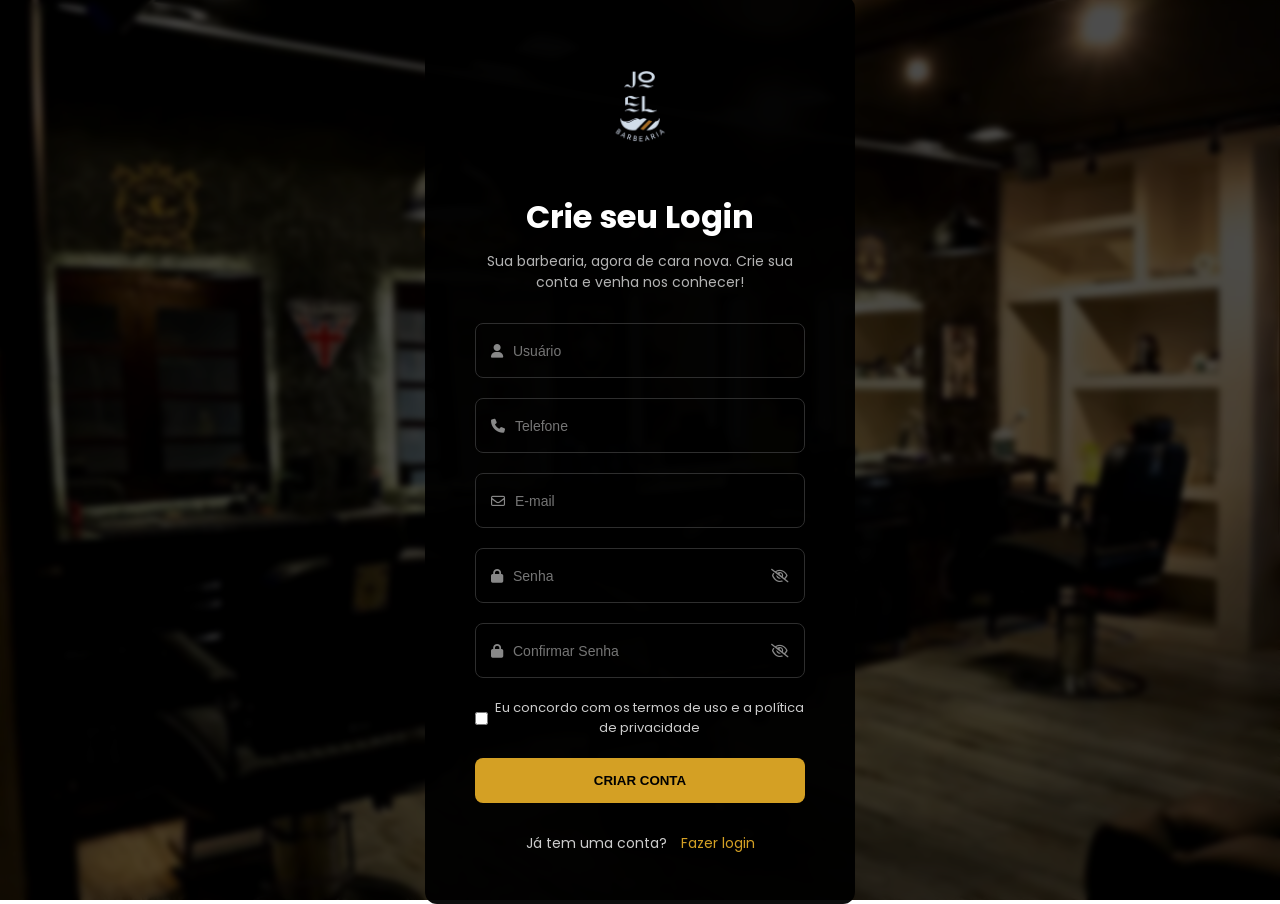
<file: index.html>
<!DOCTYPE html>
<html lang="pt-br">
<head>
    <meta charset="UTF-8">
    <meta name="viewport" content="width=device-width, initial-scale=1.0">

    <title>Login Barbearia</title>

    <link rel="stylesheet" href="style.css">

    <!-- ICONS -->
    <link
    rel="stylesheet"
    href="https://cdnjs.cloudflare.com/ajax/libs/font-awesome/6.5.1/css/all.min.css"
    />
</head>
<body>

    <section class="login-page">

        <!-- OVERLAY -->
        <div class="overlay"></div>

        <!-- CARD -->
        <div class="login-card">

            <!-- LOGO -->
            <img src="Logotipo_barbearia_profissional_cinza_e_vermelho-removebg-preview.png" class="logo" alt="Logo">

            <!-- TÍTULO -->
            <h1>Crie seu Login</h1>

            <p>
               Sua barbearia, agora de cara nova. Crie sua conta e venha nos conhecer!
            </p>

            <!-- FORM -->
            <form>

                <!-- USUÁRIO -->
                <div
                class="input-box"
                >
                    <i class="fa-solid fa-user"></i>

                    <input
                    type="text"
                    placeholder="Usuário"
                    required
                    >
                </div>

                <!-- TELEFONE -->
                <div class="input-box">
                    <i class="fa-solid fa-phone"></i>

                    <input
                    type="tel"
                    placeholder="Telefone"
                    required
                    >
                </div>

                <!-- EMAIL -->
                <div class="input-box">
                    <i class="fa-regular fa-envelope"></i>

                    <input
                    type="email"
                    placeholder="E-mail"
                    required
                    >
                </div>

                <!-- SENHA -->
                <div class="input-box">
                    <i class="fa-solid fa-lock"></i>

                    <input
                    type="password"
                    placeholder="Senha"
                    id="senha"
                    required
                    >

                    <i class="fa-regular fa-eye-slash"></i>
                </div>

                <!-- CONFIRMAR SENHA -->
                <div class="input-box">
                    <i class="fa-solid fa-lock"></i>

                    <input
                    type="password"
                    placeholder="Confirmar Senha"
                    id="confirmarSenha"
                    required
                    >

                    <i class="fa-regular fa-eye-slash"></i>
                </div>

                <!-- OPÇÕES -->
                <div class="options">

                    <label>
                        <input type="checkbox">
                        Eu concordo com os termos de uso e a política de privacidade
                    </label>


                </div>

                <!-- BOTÃO -->
                <button type="submit">
                    CRIAR CONTA
                </button>

            </form>

            <!-- CADASTRO -->
            <div class="register">

                <span>
                    Já tem uma conta?
                </span>

                <a href="#">
                      <a href="../log/index2.html">Fazer login</a>
                </a>

            </div>

        </div>

    </section>

    <script src="script.js"></script>

</body>
</html>
</file>
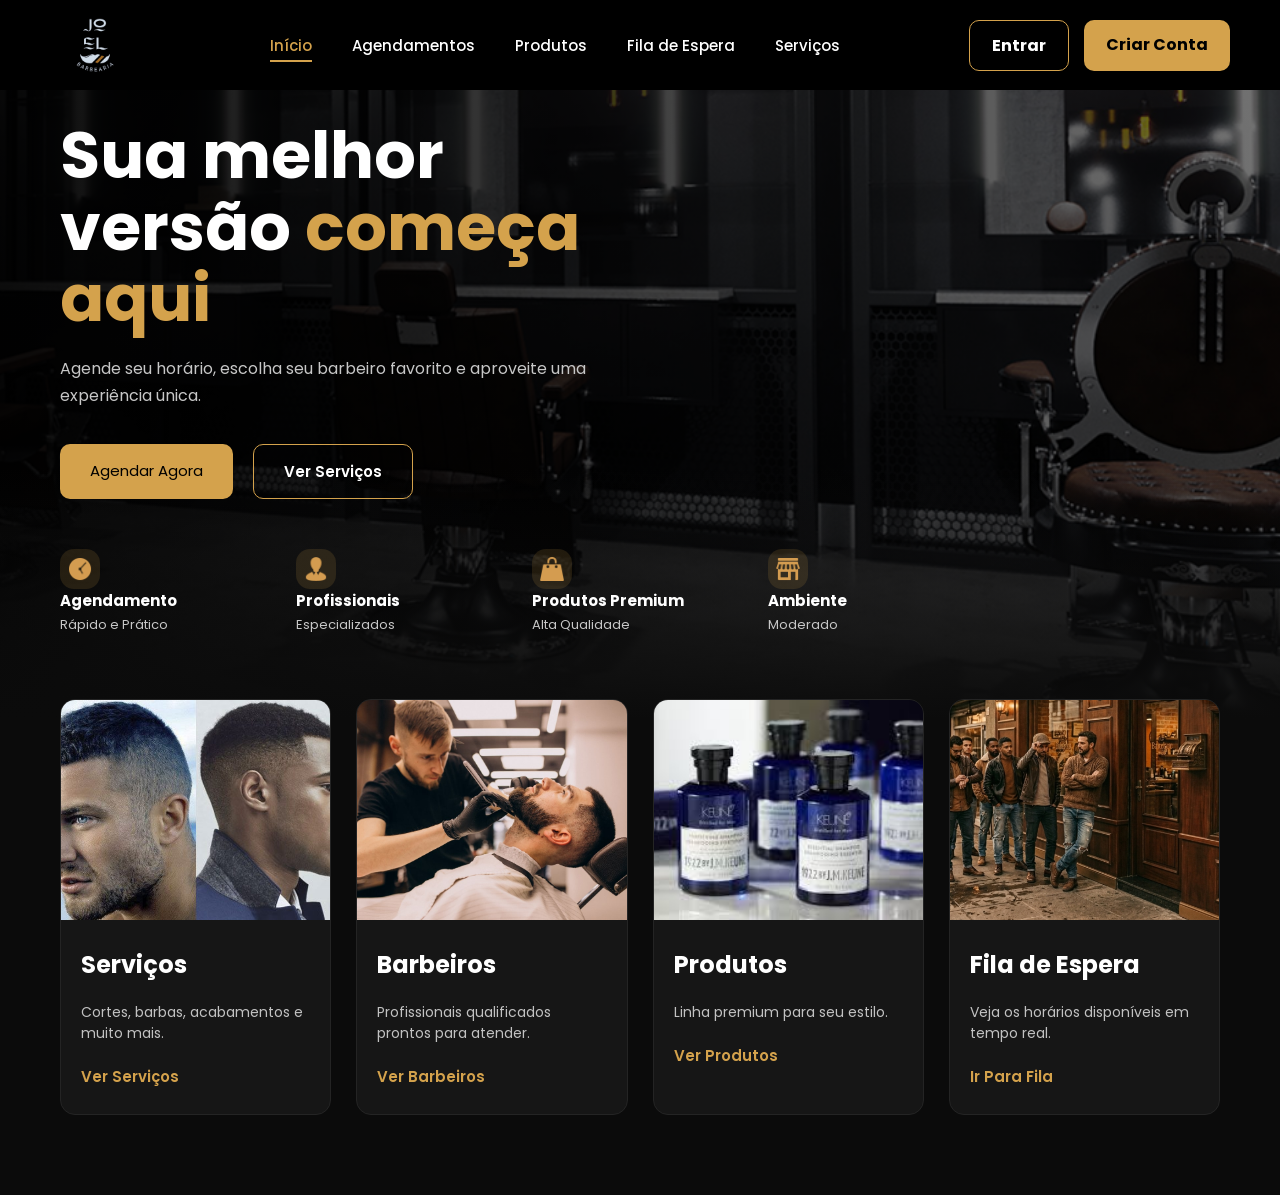
<file: home/home.html>
<!DOCTYPE html>
<html lang="pt-BR">

<head>
    <meta charset="UTF-8">
    <meta name="viewport" content="width=device-width, initial-scale=1.0">
    <title>Joel Barber</title>

    <link rel="stylesheet" href="home.css">

       <!-- ICONS -->
<link
    rel="stylesheet"
    href="https://cdnjs.cloudflare.com/ajax/libs/font-awesome/6.5.1/css/all.min.css"/>
</head>
</head>

<body>

    <header>

        <!-- LOGO -->
        <div class="logo">
            <img src="Logotipo_barbearia_profissional_cinza_e_vermelho-removebg-preview.png" alt="Logo Joel Barber" id="foto">
        </div>

        <!-- MENU -->
        <nav>
            <ul>
                <li><a href="../home/home.html" class="active">Início</a></li>
                <li><a href="../agendamento1/index-ag1.html">Agendamentos</a></li>
                <li><a href="../produtos/index-produto.html">Produtos</a></li>
                <li><a href="../fila_de_espera/index-fila.html">Fila de Espera</a></li>
                <li><a href="../servicos/index-serv.html">Serviços</a></li>
            </ul>
            </ul>
        </nav>

        <!-- BOTÕES -->
        <div class="buttons" id="auth-buttons">
            <a href="../log/index.html" class="btn-login">Entrar</a>
            <a href="../criar conta/index2.html" class="btn-register">Criar Conta</a>
        </div>

        <!-- PERFIl  -->
        <div class="user-profile" id="user-profile" style="display: none;">
            <div class="avatar">
                <i class="fa-regular fa-user"></i>
            </div>
            <span class="user-name">Minha Conta</span>
            <a href="#" id="btn-logout" >Sair</a>
        </div>
        
    </header>

    <!-- HERO -->
    <section class="hero">

        <div class="hero-content">

            <h1>
                Sua melhor versão
                <span>começa aqui</span>
            </h1>

            <p>
                Agende seu horário, escolha seu barbeiro favorito
                e aproveite uma experiência única.
            </p>

            <div class="hero-buttons">

                <a href="../agendamento1/index-ag1.html" class="btn-agendar" > Agendar Agora </a>

                <a href="../servicos/index-serv.html" class="btn-serv" > Ver Serviços </a>  

            </div>

            <div class="hero-features">
                <div class="feature-card">
                    <span class="feature-icon">
                        <img src="icons8-relógio-50.png" alt="Agendamento">
                    </span>
                    <div class="feature-text">
                        <strong>Agendamento</strong>
                        <p>Rápido e Prático</p>
                    </div>
                </div>
                <div class="feature-card">
                    <span class="feature-icon">
                        <img src="icons8-administrador-masculino-26.png" alt="Profissionais">
                    </span>
                    <div class="feature-text">
                        <strong>Profissionais</strong>
                        <p>Especializados</p>
                    </div>
                </div>
                <div class="feature-card">
                    <span class="feature-icon">
                        <img src="icons8-sacola-de-compras-26.png" alt="Produtos Premium">
                    </span>
                    <div class="feature-text">
                        <strong>Produtos Premium</strong>
                        <p>Alta Qualidade</p>
                    </div>
                </div>
                <div class="feature-card">
                    <span class="feature-icon">
                        <img src="icons8-loja-26.png" alt="Ambiente">
                    </span>
                    <div class="feature-text">
                        <strong>Ambiente</strong>
                        <p>Moderado</p>
                    </div>
                </div>
            </div>

        </div>

    </section>

    <!-- CARDS -->
    <section class="cards">

        <div class="card" id="servicos">

            <img src="1-corte-cabelo-masculino-2019-600x400.jpg" alt="Serviços">

            <h3>Serviços</h3>

            <p>
                Cortes, barbas, acabamentos e muito mais.
            </p>

            <div class="card-btn">            
                <a href="../servicos/index-serv.html" > Ver Serviços </a> </a>
            </div>

        </div>

        <div class="card">

            <img src="curso-de-barbeiro-em-Blumenau.jpg" alt="Barbeiros">

            <h3>Barbeiros</h3>

            <p>
                Profissionais qualificados prontos para atender.
            </p>

            <div class="card-btn">            
                <a href="#" > Ver Barbeiros </a> </a>
            </div>

        </div>

        <div class="card" id="produtos">

            <img src="images.jpg" alt="Produtos">

            <h3>Produtos</h3>

            <p>
                Linha premium para seu estilo.
            </p>
            <div class="card-btn">            
                <a href="../produtos/index-produto.html" > Ver Produtos </a> </a>
            </div>

        </div>

        <div class="card" id="fila">

            <img src="banner-fila-de-espera-em-barberia.png" alt="Fila de Espera">

            <h3>Fila de Espera</h3>

            <p>
                Veja os horários disponíveis em tempo real.
            </p>

      
            <div class="card-btn">            
                <a href="../fila_de_espera/index-fila.html" > Ir Para Fila </a> </a>
            </div>
        

        </div>

    </section>

    <script src="home.js"></script>

</body>

</html>
</file>
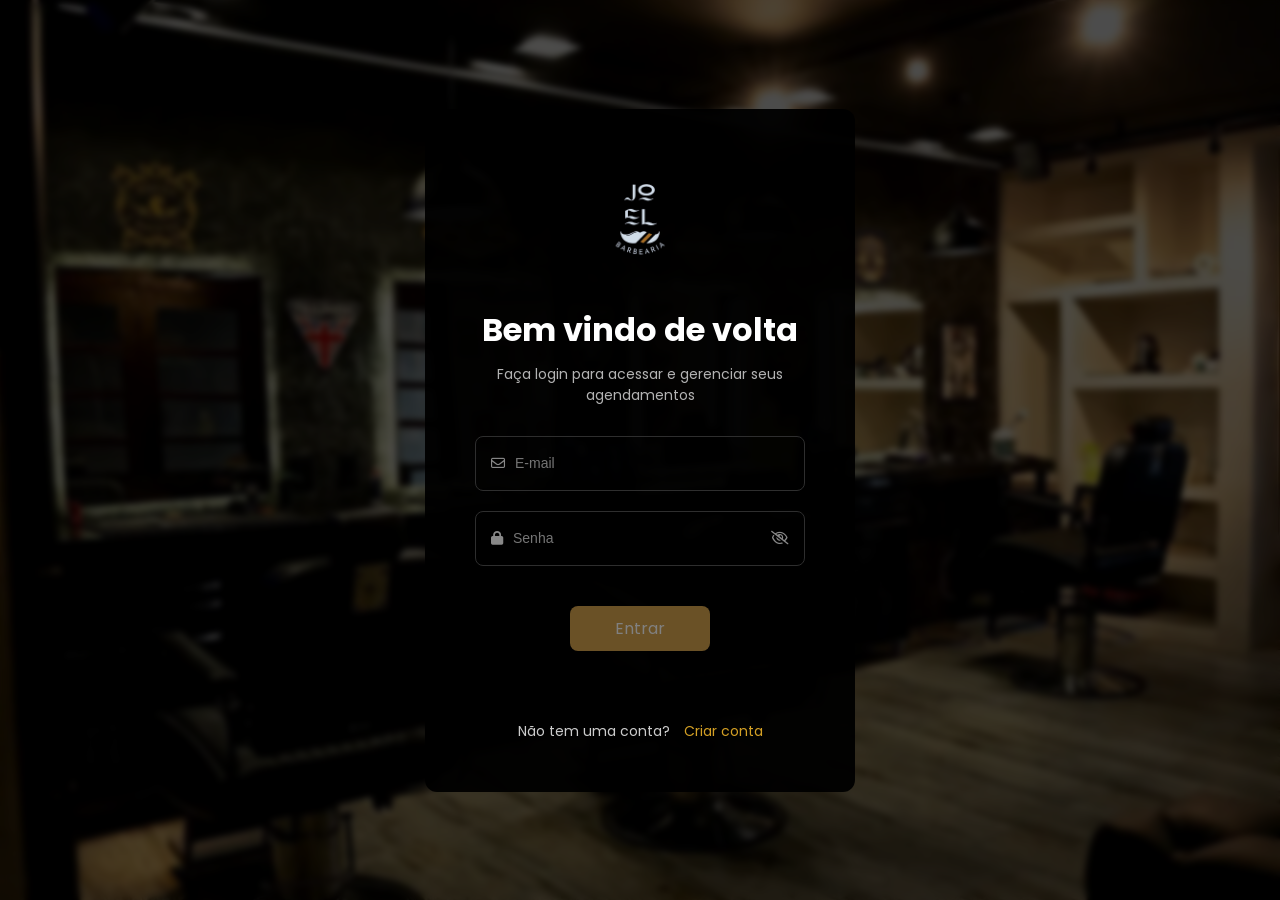
<file: log/index2.html>
<!DOCTYPE html>
<html lang="pt-br">
<head>
    <meta charset="UTF-8">
    <meta name="viewport" content="width=device-width, initial-scale=1.0">

    <title>Login Barbearia</title>

    <link rel="stylesheet" href="style2.css">

    <!-- ICONS -->
    <link
    rel="stylesheet"
    href="https://cdnjs.cloudflare.com/ajax/libs/font-awesome/6.5.1/css/all.min.css"
    />
</head>
<body>

    <section class="login-page">

        <!-- OVERLAY -->
        <div class="overlay"></div>

        <!-- CARD -->
        <div class="login-card">

            <!-- LOGO -->
            <img src="Logotipo_barbearia_profissional_cinza_e_vermelho-removebg-preview.png" class="logo" alt="Logo">

            <!-- TÍTULO -->
            <h1>Bem vindo de volta</h1>

            <p>
                Faça login para acessar e gerenciar seus agendamentos
            </p>

            <!-- FORM -->
            <form>

                <!-- EMAIL -->
                <div class="input-box">
                    <i class="fa-regular fa-envelope"></i>
                    <input type="email" id="email" placeholder="E-mail"required>
                </div>

                <!-- SENHA -->
                <div class="input-box">
                    <i class="fa-solid fa-lock"></i>
                    <input type="password" id="senha" placeholder="Senha"required>
                    <i class="fa-regular fa-eye-slash"></i>
                </div>

                <!-- BOTÃO -->
                <a href="../home/home.html" class="btn-entrar disabled" id="btnEntrar">Entrar</a>

            <!-- CADASTRO -->
            <div class="register">

                <span>
                    Não tem uma conta?
                </span>

                <a href="#">
                    <a href="../criar conta/index2.html" >Criar conta</a>
                </a>

            </div>

        </div>

    </section>

    <script src="script2.js"></script>

</body>
</html>
</file>
<file: style.css>
@import url('https://fonts.googleapis.com/css2?family=Poppins:wght@100;200;300;400;500;600;700;800;900&display=swap');

/* RESET */
*{
    margin: 0;
    padding: 0;
    box-sizing: border-box;
}

/* BODY */
body{
    font-family: 'Poppins', sans-serif;
}

/* PÁGINA */
.login-page{
    width: 100%;
    height: 100vh;

    background-image: url('barbearia-em-fortaleza-7.webp');

    background-size: cover;
    background-position: center;

    display: flex;
    align-items: center;
    justify-content: center;

    position: relative;
}

/* OVERLAY ESCURO */
.overlay{
    position: absolute;

    width: 100%;
    height: 100%;

    background: rgba(0,0,0,0.70);

    backdrop-filter: blur(3px);
}

/* CARD */
.login-card{
    width: 430px;

    background-color: rgba(0,0,0,0.95);

    padding: 50px;

    border-radius: 12px;

    text-align: center;

    position: relative;
    z-index: 2;
}

/* LOGO */
.logo{
    width: 120px;

    margin-bottom: 20px;
}

/* TÍTULO */
.login-card h1{
    color: white;

    font-size: 32px;

    margin-bottom: 10px;
}

/* TEXTO */
.login-card p{
    color: #b3b3b3;

    font-size: 14px;

    margin-bottom: 30px;
}

/* FORM */
form{
    display: flex;
    flex-direction: column;

    gap: 20px;
}

/* INPUT BOX */
.input-box{
    width: 100%;

    height: 55px;

    border: 1px solid #2e2e2e;

    border-radius: 8px;

    display: flex;
    align-items: center;

    padding: 0 15px;

    background-color: transparent;
}

/* ÍCONES */
.input-box i{
    color: #888;
    font-size: 14px;
}

/* INPUT */
.input-box input{
    width: 100%;

    background: transparent;

    border: none;
    outline: none;

    color: white;

    padding: 0 10px;

    font-size: 14px;
}

/* OPÇÕES */
.options{
    display: flex;
    justify-content: space-between;
    align-items: center;

    font-size: 13px;
}

/* LABEL */
.options label{
    color: #ccc;

    display: flex;
    align-items: center;

    gap: 5px;
}

/* LINK */
.options a{
    color: #d4a024;

    text-decoration: none;
}

/* BOTÃO */
form button{
    width: 100%;

    padding: 15px;

    border: none;

    border-radius: 8px;

    background-color: #d4a024;

    color: black;

    font-weight: 700;

    cursor: pointer;

    transition: 0.3s;
}

/* HOVER */
form button:hover{
    transform: scale(1.02);
}

/* CADASTRO */
.register{
    margin-top: 30px;

    font-size: 14px;
}

/* TEXTO */
.register span{
    color: #ccc;
}

/* LINK */
.register a{
    color: #d4a024;

    text-decoration: none;

    margin-left: 5px;
}
</file>
<file: home/home.css>
@import url('https://fonts.googleapis.com/css2?family=Poppins:wght@100;200;300;400;500;600;700;800;900&display=swap');

/* RESET */
*{
    margin: 0;
    padding: 0;
    box-sizing: border-box;
}

/* BODY */
body{
    font-family: 'Poppins', sans-serif;
    background-color: #0b0b0b;
    color: white;
}

/* HEADER */
header{
    width: 100%;
    height: 90px;
    background-color: #000;

    display: flex;
    align-items: center;
    justify-content: space-between;

    padding: 0 50px;

    border-bottom: none;

    position: fixed;
    top: 0;
    left: 0;

    z-index: 999;
}

/* LOGO */
.logo img{
    width: 90px;
    display: block;
}

/* MENU */
nav ul{
    display: flex;
    list-style: none;
    gap: 40px;
}

nav ul li a{
    text-decoration: none;
    color: white;
    font-size: 15px;
    font-weight: 500;
    transition: 0.3s;
    position: relative;
}

/* LINHA EMBAIXO DO LINK */
nav ul li a::after {
    content: '';
    position: absolute;
    left: 0;
    bottom: -6px;

    width: 0%;
    height: 2px;

    background-color: #d4a24c;
    transition: 0.3s;
}

nav ul li a:hover,
nav ul li a.active{
    color:#d4a24c;
}

nav ul li a:hover::after,
nav ul li a.active::after{
    width:100%;
}

/* BOTÕES */

.buttons {
    display: flex;
    gap: 15px;
}

.btn-login,
.btn-register {
    text-decoration: none;
    padding: 12px 22px;
    border-radius: 10px;
    transition: 0.3s;
    font-weight: bold;
}

.btn-login {
    border: 1px solid #d4a24c;
    color: white;
}

.btn-login:hover {
    background: #d4a24c;
    color: black;
}

.btn-register {
    background: #d4a24c;
    color: black;
}

.btn-register:hover {
    opacity: 0.8;
}

/* --- PERFIL  --- */
.user-profile {
    display: flex;
    align-items: center;
    background-color: #121212; 
    border: 1px solid #d4a24c; 
    padding: 6px 16px 6px 6px;
    border-radius: 50px; 
}


.user-profile .avatar {
    background-color: #d4a24c;
    color: #ffffff;
    width: 30px;
    height: 30px;
    border-radius: 50%;
    display: flex;
    align-items: center;
    justify-content: center;
    margin-right: 10px;
    font-size: 14px; 
}

.user-profile .avatar i{
    color: #000;
}

.user-profile .user-name {
    color: #ffffff;
    font-size: 14px;
    font-weight: 600;
}

#btn-logout{
    color: #d4a24c; 
    margin-left: 15px; 
    font-size: 13px; 
    text-decoration: none; 
    font-weight: bold;
}

/* HERO */
.hero{
    width: 100%;
    min-height: 75vh;

    /* --- MUDANÇA AQUI: Empilhando os degradês --- */
    background:
    linear-gradient(to bottom, transparent 65%, #0b0b0b 100%), /* 1º: Novo degradê que apaga a base (funde com o body) */
    linear-gradient(to right, rgba(0,0,0,0.95), rgba(0,0,0,0.55)), /* 2º: O seu degradê original da esquerda pra direita */
    url("image 52.png"); /* 3º: A sua imagem */

    background-size: cover;
    background-position: right center;
    background-repeat: no-repeat;

    display: flex;
    align-items: center;

    padding: 120px 60px 50px;
}

/* CONTEÚDO */
.hero-content{
    max-width: 620px;
}

.hero-content h1{
    font-size: 65px;
    line-height: 1.1;
    margin-bottom: 20px;
    font-weight: 700;
}

.hero-content h1 span{
    color: #d4a24c;
}

.hero-content p{
    color: #c7c7c7;
    font-size: 16px;
    line-height: 1.7;
    margin-bottom: 35px;
}

/* BOTÕES HERO */
.hero-buttons{
    display: flex;
    gap: 20px;
    margin-bottom: 50px;
}

.hero-features{
    display: grid;
    grid-template-columns: repeat(4, minmax(220px, 1fr));
    gap: 16px;
    margin-top: 35px;
}

.feature-icon{
    width: 40px;
    height: 40px;
    display: grid;
    place-items: center;
    border-radius: 14px;
    background: rgba(212, 162, 76, 0.14);
    color: #d4a24c;
    font-size: 20px;
}

.feature-icon img{
    width: 24px;
    height: 24px;
    object-fit: contain;
    display: block;
}

.feature-text strong{
    display: block;
    font-size: 15px;
    font-weight: 700;
}

.feature-text p{
    margin-top: 4px;
    color: #c7c7c7;
    font-size: 13px;
    line-height: 1.4;
}

.btn-agendar{
    background-color: #d4a24c;
    color: black;
    border: none;

    padding: 15px 30px;

    border-radius: 10px;

    font-size: 15px;
   
    text-decoration: none;

    cursor: pointer;

    transition: 0.3s;
}

.btn-agendar:hover{
    cursor: pointer;
}

.btn-agendar a {
    color: black;
    list-style: none;
}

.btn-serv {
    background-color: transparent;
    color: white;

    border: 1px solid #d4a24c;

    padding: 15px 30px;

    border-radius: 10px;
    text-decoration: none;
  
    font-size: 15px;
    font-weight: 600;

    cursor: pointer;

    transition: 0.3s;
}

.btn-serv:hover{
    background-color: #d4a24c;
    color: black;
}


.btn-serv a {
    color: #d4a24c;
    list-style: none;
}

/* CARDS */
.cards{
    padding: 20px 60px 80px;
    margin-top: -40px;

    display: grid;
    grid-template-columns: repeat(4, 1fr);

    gap: 25px;
}

/* CARD */
.card{
    background-color: #161616;

    border-radius: 15px;

    overflow: hidden;

    transition: 0.3s;

    border: 1px solid #242424;
}

.card:hover{
    transform: translateY(-8px);
}

.card img{
    width: 100%;
    height: 220px;

    object-fit: cover;
}

.card h3{
    font-size: 24px;
    margin: 20px;
}

.card p{
    color: #c2c2c2;

    font-size: 14px;

    margin: 0 20px 20px;
}

.card-btn {
    margin: 0 20px 25px;
}

.card-btn a {
    text-decoration: none;
    color: #d4a24c;
    font-size: 15px;
    font-weight: 600;
    display: inline-block; 
    transition: color 0.2s;
}


.card-btn a:hover {
    color: #fff;
}

@media(max-width: 1100px){

    .cards{
        grid-template-columns: repeat(2, 1fr);
    }

    .agendamento-box{
        grid-template-columns: repeat(2, 1fr);
    }

    .hero-features{
        grid-template-columns: repeat(2, minmax(0, 1fr));
    }
}

@media(max-width: 768px){

    header{
        flex-direction: column;
        height: auto;
        padding: 20px;
        gap: 20px;
    }

    nav ul{
        gap: 20px;
        flex-wrap: wrap;
        justify-content: center;
    }

    .hero{
        padding: 180px 30px 60px;
    }

    .hero-content h1{
        font-size: 45px;
    }

    .cards{
        grid-template-columns: 1fr;
        padding: 20px 30px 60px;
    }

    .agendamento{
        padding: 60px 30px;
    }

    .agendamento-box{
        grid-template-columns: 1fr;
    }

    .hero-features{
        grid-template-columns: 1fr;
    }

    .hero-buttons{
        flex-direction: column;
    }
}
</file>
<file: log/style2.css>
@import url('https://fonts.googleapis.com/css2?family=Poppins:wght@100;200;300;400;500;600;700;800;900&display=swap');

/* RESET */
*{
    margin: 0;
    padding: 0;
    box-sizing: border-box;
}

/* BODY */
body{
    font-family: 'Poppins', sans-serif;
}

/* PÁGINA */
.login-page{
    width: 100%;
    height: 100vh;

    background-image: url('barbearia-em-fortaleza-7.webp');

    background-size: cover;
    background-position: center;

    display: flex;
    align-items: center;
    justify-content: center;

    position: relative;
}

/* OVERLAY ESCURO */
.overlay{
    position: absolute;

    width: 100%;
    height: 100%;

    background: rgba(0,0,0,0.70);

    backdrop-filter: blur(3px);
}

/* CARD */
.login-card{
    width: 430px;

    background-color: rgba(0,0,0,0.95);

    padding: 50px;

    border-radius: 12px;

    text-align: center;

    position: relative;
    z-index: 2;
}

/* LOGO */
.logo{
    width: 120px;

    margin-bottom: 20px;
}

/* TÍTULO */
.login-card h1{
    color: white;

    font-size: 32px;

    margin-bottom: 10px;
}

/* TEXTO */
.login-card p{
    color: #b3b3b3;

    font-size: 14px;

    margin-bottom: 30px;
}


/* FORM */
form{
    display: flex;
    flex-direction: column;

    gap: 20px;
}

/* INPUT BOX */
.input-box{
    width: 100%;

    height: 55px;

    border: 1px solid #2e2e2e;

    border-radius: 8px;

    display: flex;
    align-items: center;

    padding: 0 15px;

    background-color: transparent;
}

/* ÍCONES */
.input-box i{
    color: #888;
    font-size: 14px;
}

/* INPUT */
.input-box input{
    width: 100%;

    background: transparent;

    border: none;
    outline: none;

    color: white;

    padding: 0 10px;

    font-size: 14px;
}

/* OPÇÕES */
.options{
    display: flex;
    justify-content: space-between;
    align-items: center;

    font-size: 13px;
}

/* LABEL */
.options label{
    color: #ccc;

    display: flex;
    align-items: center;

    gap: 5px;
}

/* LINK */
.options a{
    color: #d4a024;

    text-decoration: none;
}
    
/* BOTÃO */
.btn-entrar {
    display: flex;
    align-items: center;
    justify-content: center;

    width: 140px;
    height: 45px;

    margin: 20px auto;

    background: #d4a24c;
    color: white;

    text-decoration: none;
    border-radius: 8px;

    transition: 0.3s;
}

.btn-entrar.disabled {
    opacity: 0.5;
    pointer-events: none;
}

/* CADASTRO */
.register{
    margin-top: 30px;

    font-size: 14px;
}

/* TEXTO */
.register span{
    color: #ccc;
}

/* LINK */
.register a{
    color: #d4a024;

    text-decoration: none;

    margin-left: 5px;
}

button:disabled {
  opacity: 0.5;
  cursor: not-allowed;
}
</file>
